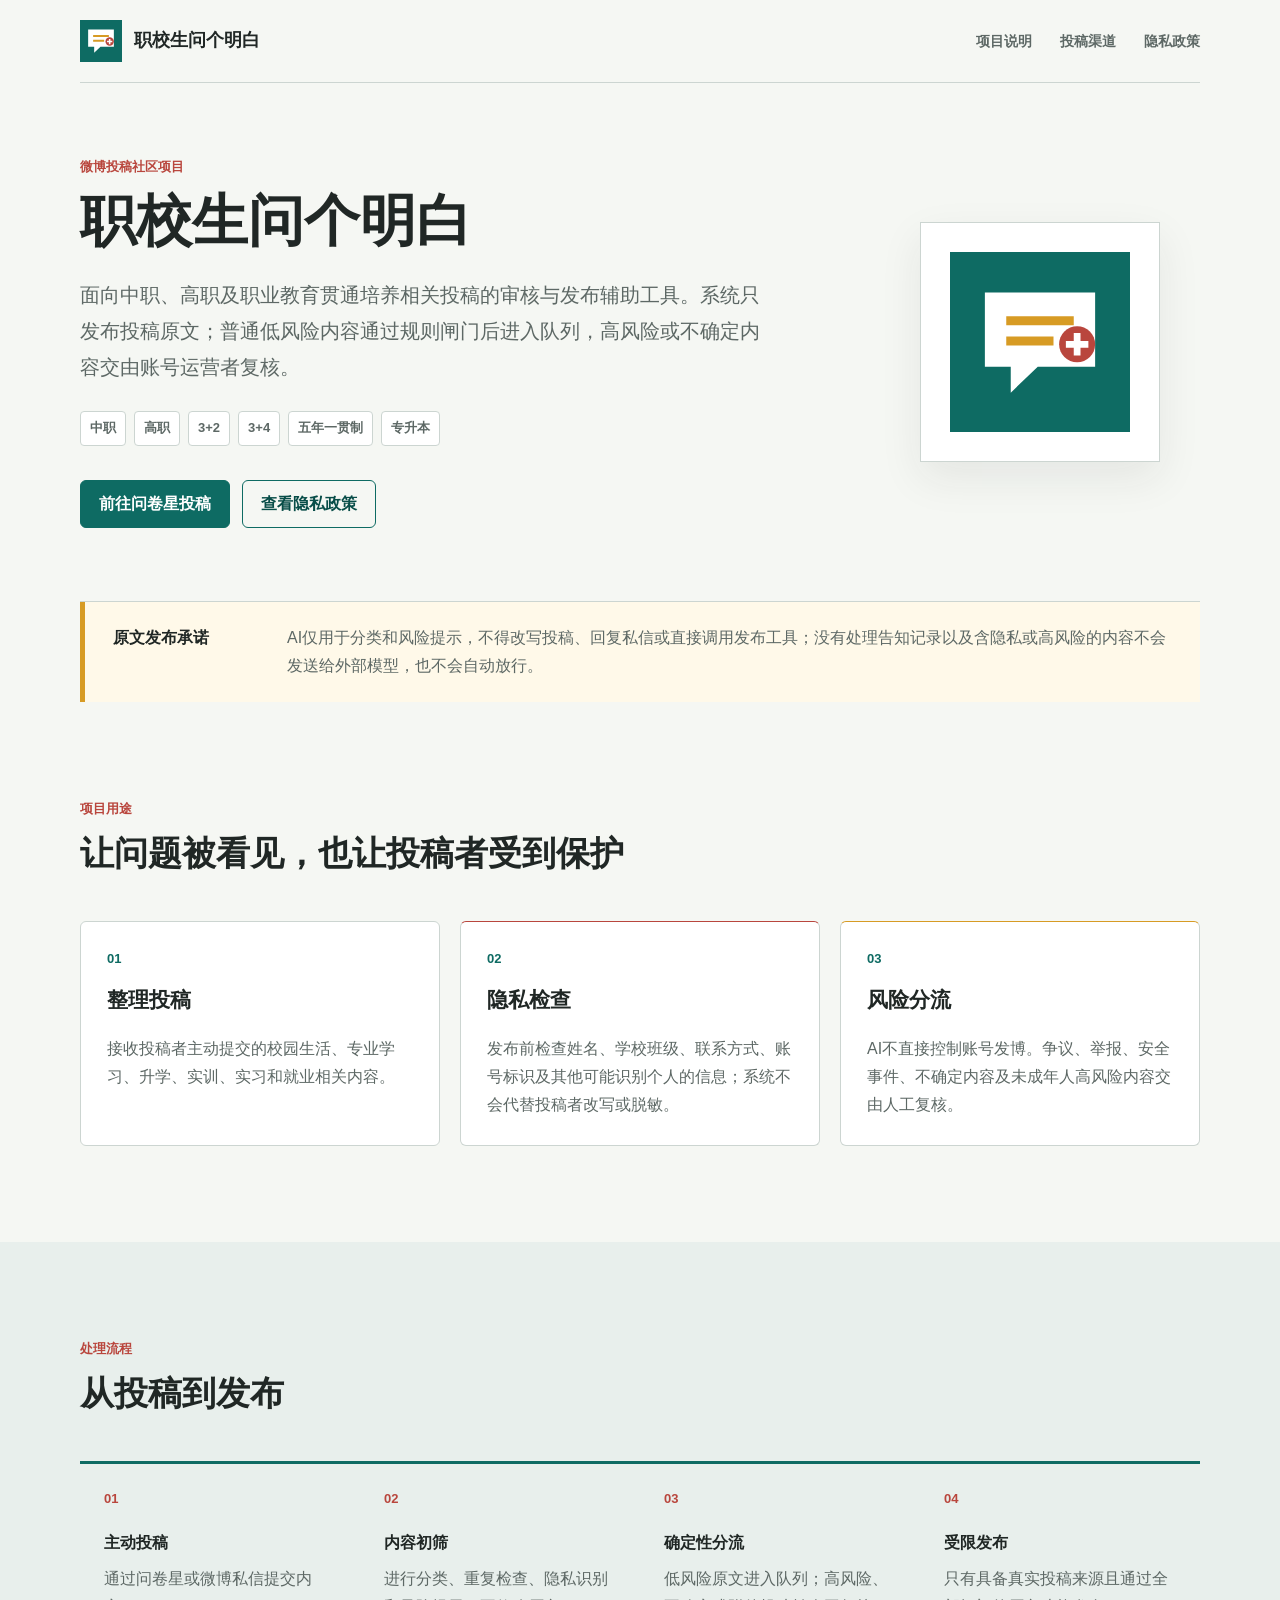
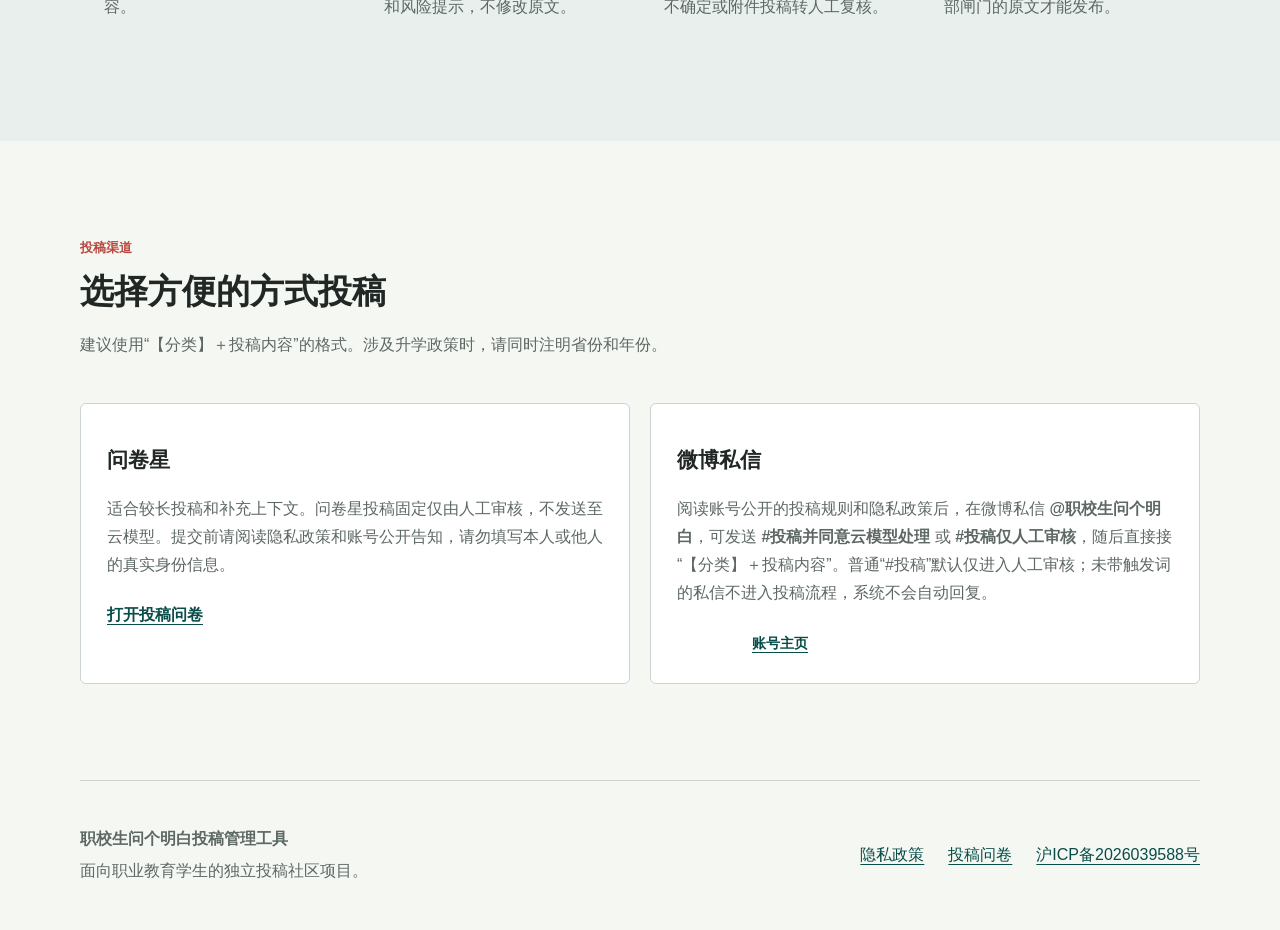
<file: index.html>
<!doctype html>
<html lang="zh-CN">
<head>
  <meta charset="utf-8">
  <meta name="viewport" content="width=device-width, initial-scale=1">
  <meta name="description" content="职校生问个明白投稿管理工具项目说明，面向中职、高职及职业教育贯通培养相关投稿。">
  <meta name="theme-color" content="#0e6b63">
  <link rel="canonical" href="https://zxsqa.top/">
  <title>职校生问个明白投稿管理工具</title>
  <link rel="icon" href="assets/mark.svg" type="image/svg+xml">
  <link rel="stylesheet" href="styles.css">
</head>
<body>
  <header class="site-header">
    <a class="brand" href="index.html" aria-label="职校生问个明白首页">
      <img src="assets/mark.svg" alt="" width="42" height="42">
      <span>职校生问个明白</span>
    </a>
    <nav aria-label="主要导航">
      <a href="#about">项目说明</a>
      <a href="#submit">投稿渠道</a>
      <a href="privacy.html">隐私政策</a>
    </nav>
  </header>

  <main>
    <section class="hero" aria-labelledby="page-title">
      <div class="hero-copy">
        <p class="eyebrow">微博投稿社区项目</p>
        <h1 id="page-title">职校生问个明白</h1>
        <p class="lead">面向中职、高职及职业教育贯通培养相关投稿的审核与发布辅助工具。系统只发布投稿原文；普通低风险内容通过规则闸门后进入队列，高风险或不确定内容交由账号运营者复核。</p>
        <div class="topic-list" aria-label="服务范围">
          <span>中职</span>
          <span>高职</span>
          <span>3+2</span>
          <span>3+4</span>
          <span>五年一贯制</span>
          <span>专升本</span>
        </div>
        <div class="actions">
          <a class="button primary" href="https://v.wjx.cn/vm/QZHc0Cf.aspx" rel="noopener noreferrer">前往问卷星投稿</a>
          <a class="button secondary" href="privacy.html">查看隐私政策</a>
        </div>
      </div>
      <div class="hero-mark" aria-hidden="true">
        <img src="assets/mark.svg" alt="" width="180" height="180">
      </div>
    </section>

    <div class="review-notice" role="note">
      <strong>原文发布承诺</strong>
      <span>AI仅用于分类和风险提示，不得改写投稿、回复私信或直接调用发布工具；没有处理告知记录以及含隐私或高风险的内容不会发送给外部模型，也不会自动放行。</span>
    </div>

    <section class="content-section" id="about" aria-labelledby="about-title">
      <div class="section-heading">
        <p class="eyebrow">项目用途</p>
        <h2 id="about-title">让问题被看见，也让投稿者受到保护</h2>
      </div>
      <div class="feature-grid">
        <article>
          <p class="feature-index">01</p>
          <h3>整理投稿</h3>
          <p>接收投稿者主动提交的校园生活、专业学习、升学、实训、实习和就业相关内容。</p>
        </article>
        <article>
          <p class="feature-index">02</p>
          <h3>隐私检查</h3>
          <p>发布前检查姓名、学校班级、联系方式、账号标识及其他可能识别个人的信息；系统不会代替投稿者改写或脱敏。</p>
        </article>
        <article>
          <p class="feature-index">03</p>
          <h3>风险分流</h3>
          <p>AI不直接控制账号发博。争议、举报、安全事件、不确定内容及未成年人高风险内容交由人工复核。</p>
        </article>
      </div>
    </section>

    <section class="process-section" aria-labelledby="process-title">
      <div class="section-heading">
        <p class="eyebrow">处理流程</p>
        <h2 id="process-title">从投稿到发布</h2>
      </div>
      <ol class="process-list">
        <li><strong>主动投稿</strong><span>通过问卷星或微博私信提交内容。</span></li>
        <li><strong>内容初筛</strong><span>进行分类、重复检查、隐私识别和风险提示，不修改原文。</span></li>
        <li><strong>确定性分流</strong><span>低风险原文进入队列；高风险、不确定或附件投稿转人工复核。</span></li>
        <li><strong>受限发布</strong><span>只有具备真实投稿来源且通过全部闸门的原文才能发布。</span></li>
      </ol>
    </section>

    <section class="content-section" id="submit" aria-labelledby="submit-title">
      <div class="section-heading">
        <p class="eyebrow">投稿渠道</p>
        <h2 id="submit-title">选择方便的方式投稿</h2>
        <p>建议使用“【分类】＋投稿内容”的格式。涉及升学政策时，请同时注明省份和年份。</p>
      </div>
      <div class="channel-grid">
        <article class="channel">
          <h3>问卷星</h3>
          <p>适合较长投稿和补充上下文。问卷星投稿固定仅由人工审核，不发送至云模型。提交前请阅读隐私政策和账号公开告知，请勿填写本人或他人的真实身份信息。</p>
          <a href="https://v.wjx.cn/vm/QZHc0Cf.aspx" rel="noopener noreferrer">打开投稿问卷</a>
        </article>
        <article class="channel">
          <h3>微博私信</h3>
          <p>阅读账号公开的投稿规则和隐私政策后，在微博私信 <strong>@职校生问个明白</strong>，可发送 <strong>#投稿并同意云模型处理</strong> 或 <strong>#投稿仅人工审核</strong>，随后直接接“【分类】＋投稿内容”。普通“#投稿”默认仅进入人工审核；未带触发词的私信不进入投稿流程，系统不会自动回复。</p>
          <div class="weibo-component" aria-label="职校生问个明白微博官方关注组件">
            <iframe
              src="https://widget.weibo.com/relationship/followbutton.php?btn=red&amp;style=1&amp;uid=9032148703&amp;width=63&amp;height=24&amp;language=zh_cn"
              title="关注职校生问个明白"
              width="63"
              height="24"
              scrolling="no"
              referrerpolicy="strict-origin-when-cross-origin"
            ></iframe>
            <a href="https://weibo.com/u/9032148703" rel="noopener noreferrer">账号主页</a>
          </div>
        </article>
      </div>
    </section>
  </main>

  <footer>
    <div>
      <strong>职校生问个明白投稿管理工具</strong>
      <p>面向职业教育学生的独立投稿社区项目。</p>
    </div>
    <div class="footer-links">
      <a href="privacy.html">隐私政策</a>
      <a href="https://v.wjx.cn/vm/QZHc0Cf.aspx" rel="noopener noreferrer">投稿问卷</a>
      <a href="https://beian.miit.gov.cn/" rel="noopener noreferrer">沪ICP备2026039588号</a>
    </div>
  </footer>
</body>
</html>
</file>
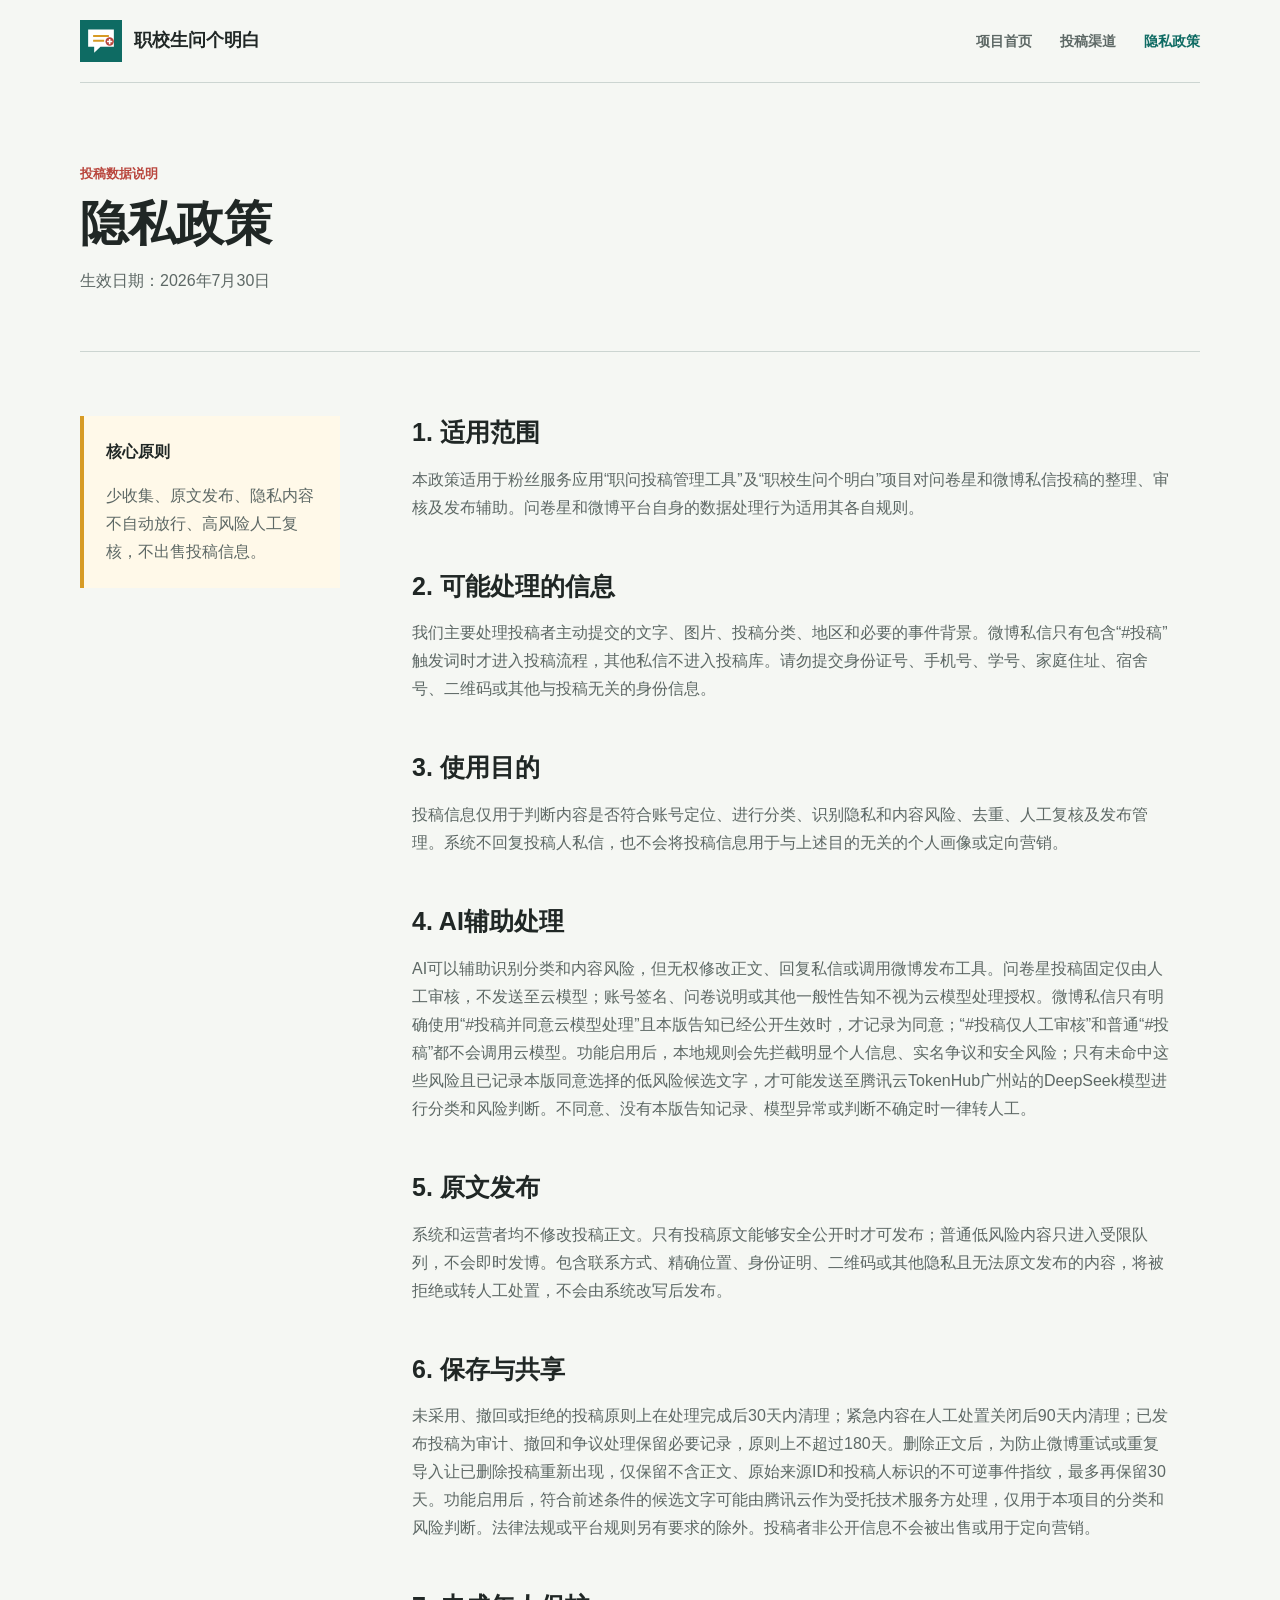
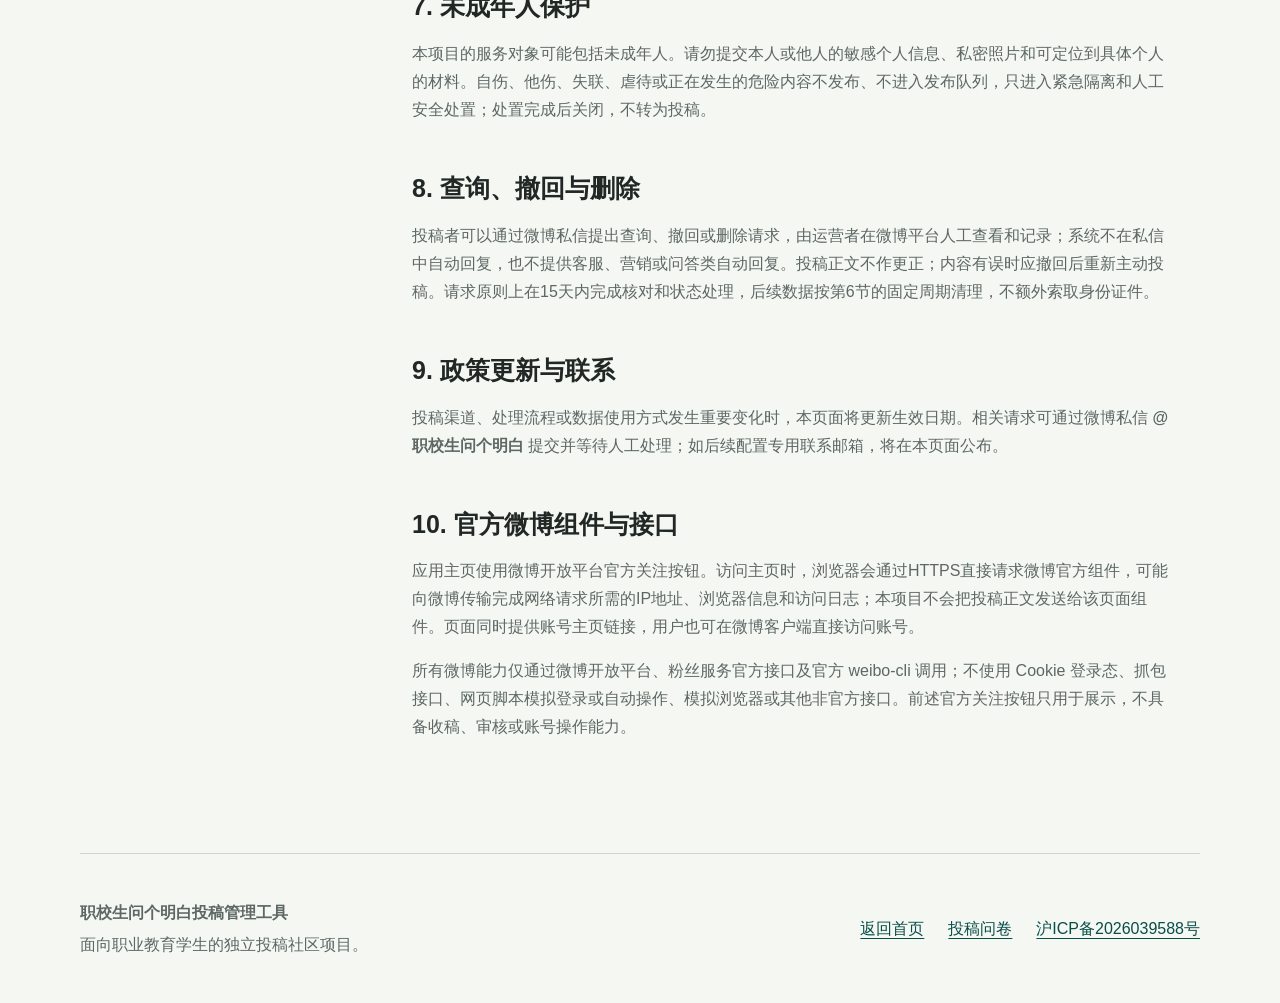
<file: privacy.html>
<!doctype html>
<html lang="zh-CN">
<head>
  <meta charset="utf-8">
  <meta name="viewport" content="width=device-width, initial-scale=1">
  <meta name="description" content="职校生问个明白投稿管理工具隐私政策。">
  <meta name="theme-color" content="#0e6b63">
  <link rel="canonical" href="https://zxsqa.top/privacy.html">
  <title>隐私政策｜职校生问个明白</title>
  <link rel="icon" href="assets/mark.svg" type="image/svg+xml">
  <link rel="stylesheet" href="styles.css">
</head>
<body>
  <header class="site-header">
    <a class="brand" href="index.html" aria-label="职校生问个明白首页">
      <img src="assets/mark.svg" alt="" width="42" height="42">
      <span>职校生问个明白</span>
    </a>
    <nav aria-label="主要导航">
      <a href="index.html">项目首页</a>
      <a href="index.html#submit">投稿渠道</a>
      <a aria-current="page" href="privacy.html">隐私政策</a>
    </nav>
  </header>

  <main class="policy-main">
    <header class="policy-header">
      <p class="eyebrow">投稿数据说明</p>
      <h1>隐私政策</h1>
      <p>生效日期：2026年7月30日</p>
    </header>

    <div class="policy-layout">
      <aside aria-label="政策摘要">
        <strong>核心原则</strong>
        <p>少收集、原文发布、隐私内容不自动放行、高风险人工复核，不出售投稿信息。</p>
      </aside>

      <article class="policy-content">
        <section>
          <h2>1. 适用范围</h2>
          <p>本政策适用于粉丝服务应用“职问投稿管理工具”及“职校生问个明白”项目对问卷星和微博私信投稿的整理、审核及发布辅助。问卷星和微博平台自身的数据处理行为适用其各自规则。</p>
        </section>

        <section>
          <h2>2. 可能处理的信息</h2>
          <p>我们主要处理投稿者主动提交的文字、图片、投稿分类、地区和必要的事件背景。微博私信只有包含“#投稿”触发词时才进入投稿流程，其他私信不进入投稿库。请勿提交身份证号、手机号、学号、家庭住址、宿舍号、二维码或其他与投稿无关的身份信息。</p>
        </section>

        <section>
          <h2>3. 使用目的</h2>
          <p>投稿信息仅用于判断内容是否符合账号定位、进行分类、识别隐私和内容风险、去重、人工复核及发布管理。系统不回复投稿人私信，也不会将投稿信息用于与上述目的无关的个人画像或定向营销。</p>
        </section>

        <section>
          <h2>4. AI辅助处理</h2>
          <p>AI可以辅助识别分类和内容风险，但无权修改正文、回复私信或调用微博发布工具。问卷星投稿固定仅由人工审核，不发送至云模型；账号签名、问卷说明或其他一般性告知不视为云模型处理授权。微博私信只有明确使用“#投稿并同意云模型处理”且本版告知已经公开生效时，才记录为同意；“#投稿仅人工审核”和普通“#投稿”都不会调用云模型。功能启用后，本地规则会先拦截明显个人信息、实名争议和安全风险；只有未命中这些风险且已记录本版同意选择的低风险候选文字，才可能发送至腾讯云TokenHub广州站的DeepSeek模型进行分类和风险判断。不同意、没有本版告知记录、模型异常或判断不确定时一律转人工。</p>
        </section>

        <section>
          <h2>5. 原文发布</h2>
          <p>系统和运营者均不修改投稿正文。只有投稿原文能够安全公开时才可发布；普通低风险内容只进入受限队列，不会即时发博。包含联系方式、精确位置、身份证明、二维码或其他隐私且无法原文发布的内容，将被拒绝或转人工处置，不会由系统改写后发布。</p>
        </section>

        <section>
          <h2>6. 保存与共享</h2>
          <p>未采用、撤回或拒绝的投稿原则上在处理完成后30天内清理；紧急内容在人工处置关闭后90天内清理；已发布投稿为审计、撤回和争议处理保留必要记录，原则上不超过180天。删除正文后，为防止微博重试或重复导入让已删除投稿重新出现，仅保留不含正文、原始来源ID和投稿人标识的不可逆事件指纹，最多再保留30天。功能启用后，符合前述条件的候选文字可能由腾讯云作为受托技术服务方处理，仅用于本项目的分类和风险判断。法律法规或平台规则另有要求的除外。投稿者非公开信息不会被出售或用于定向营销。</p>
        </section>

        <section>
          <h2>7. 未成年人保护</h2>
          <p>本项目的服务对象可能包括未成年人。请勿提交本人或他人的敏感个人信息、私密照片和可定位到具体个人的材料。自伤、他伤、失联、虐待或正在发生的危险内容不发布、不进入发布队列，只进入紧急隔离和人工安全处置；处置完成后关闭，不转为投稿。</p>
        </section>

        <section>
          <h2>8. 查询、撤回与删除</h2>
          <p>投稿者可以通过微博私信提出查询、撤回或删除请求，由运营者在微博平台人工查看和记录；系统不在私信中自动回复，也不提供客服、营销或问答类自动回复。投稿正文不作更正；内容有误时应撤回后重新主动投稿。请求原则上在15天内完成核对和状态处理，后续数据按第6节的固定周期清理，不额外索取身份证件。</p>
        </section>

        <section>
          <h2>9. 政策更新与联系</h2>
          <p>投稿渠道、处理流程或数据使用方式发生重要变化时，本页面将更新生效日期。相关请求可通过微博私信 <strong>@职校生问个明白</strong> 提交并等待人工处理；如后续配置专用联系邮箱，将在本页面公布。</p>
        </section>

        <section>
          <h2>10. 官方微博组件与接口</h2>
          <p>应用主页使用微博开放平台官方关注按钮。访问主页时，浏览器会通过HTTPS直接请求微博官方组件，可能向微博传输完成网络请求所需的IP地址、浏览器信息和访问日志；本项目不会把投稿正文发送给该页面组件。页面同时提供账号主页链接，用户也可在微博客户端直接访问账号。</p>
          <p>所有微博能力仅通过微博开放平台、粉丝服务官方接口及官方 weibo-cli 调用；不使用 Cookie 登录态、抓包接口、网页脚本模拟登录或自动操作、模拟浏览器或其他非官方接口。前述官方关注按钮只用于展示，不具备收稿、审核或账号操作能力。</p>
        </section>
      </article>
    </div>
  </main>

  <footer>
    <div>
      <strong>职校生问个明白投稿管理工具</strong>
      <p>面向职业教育学生的独立投稿社区项目。</p>
    </div>
    <div class="footer-links">
      <a href="index.html">返回首页</a>
      <a href="https://v.wjx.cn/vm/QZHc0Cf.aspx" rel="noopener noreferrer">投稿问卷</a>
      <a href="https://beian.miit.gov.cn/" rel="noopener noreferrer">沪ICP备2026039588号</a>
    </div>
  </footer>
</body>
</html>
</file>
<file: styles.css>
:root {
  color-scheme: light;
  --bg: #f5f7f3;
  --surface: #ffffff;
  --ink: #202725;
  --muted: #5d6865;
  --line: #ccd5d1;
  --teal: #0e6b63;
  --teal-dark: #084d48;
  --red: #b9463d;
  --yellow: #d79b24;
  --shadow: 0 16px 40px rgba(32, 39, 37, 0.08);
}

* {
  box-sizing: border-box;
}

html {
  scroll-behavior: smooth;
}

body {
  margin: 0;
  background: var(--bg);
  color: var(--ink);
  font-family: "Microsoft YaHei", "PingFang SC", "Noto Sans CJK SC", Arial, sans-serif;
  font-size: 16px;
  line-height: 1.75;
  letter-spacing: 0;
}

a {
  color: var(--teal-dark);
  text-underline-offset: 4px;
}

a:focus-visible {
  outline: 3px solid var(--yellow);
  outline-offset: 4px;
}

.site-header,
main,
footer {
  width: min(1120px, calc(100% - 48px));
  margin-inline: auto;
}

.site-header {
  min-height: 82px;
  display: flex;
  align-items: center;
  justify-content: space-between;
  gap: 32px;
}

.brand {
  display: inline-flex;
  align-items: center;
  gap: 12px;
  color: var(--ink);
  font-size: 18px;
  font-weight: 700;
  text-decoration: none;
  white-space: nowrap;
}

.brand img {
  flex: 0 0 auto;
}

nav {
  display: flex;
  gap: 28px;
}

nav a {
  color: var(--muted);
  font-size: 14px;
  font-weight: 700;
  text-decoration: none;
}

nav a:hover,
nav a[aria-current="page"] {
  color: var(--teal);
}

.hero {
  min-height: 520px;
  display: grid;
  grid-template-columns: minmax(0, 1fr) 280px;
  align-items: center;
  gap: 72px;
  border-top: 1px solid var(--line);
  border-bottom: 1px solid var(--line);
}

.hero-copy {
  max-width: 720px;
}

.eyebrow {
  margin: 0 0 10px;
  color: var(--red);
  font-size: 13px;
  font-weight: 800;
}

h1,
h2,
h3,
p {
  letter-spacing: 0;
}

h1 {
  margin: 0;
  font-size: 56px;
  line-height: 1.15;
}

.lead {
  max-width: 680px;
  margin: 24px 0 0;
  color: var(--muted);
  font-size: 20px;
  line-height: 1.8;
}

.topic-list {
  display: flex;
  flex-wrap: wrap;
  gap: 8px;
  margin-top: 26px;
}

.topic-list span {
  padding: 5px 9px;
  border: 1px solid var(--line);
  border-radius: 4px;
  background: var(--surface);
  color: var(--muted);
  font-size: 13px;
  font-weight: 700;
}

.actions {
  display: flex;
  flex-wrap: wrap;
  gap: 12px;
  margin-top: 34px;
}

.button {
  display: inline-flex;
  min-height: 46px;
  align-items: center;
  justify-content: center;
  padding: 9px 18px;
  border: 1px solid var(--teal);
  border-radius: 6px;
  font-weight: 800;
  text-decoration: none;
}

.button.primary {
  background: var(--teal);
  color: #ffffff;
}

.button.primary:hover {
  background: var(--teal-dark);
}

.button.secondary {
  background: transparent;
  color: var(--teal-dark);
}

.hero-mark {
  display: grid;
  width: 240px;
  height: 240px;
  place-items: center;
  border: 1px solid var(--line);
  background: var(--surface);
  box-shadow: var(--shadow);
}

.review-notice {
  display: grid;
  grid-template-columns: 150px minmax(0, 1fr);
  gap: 24px;
  padding: 22px 28px;
  border-left: 5px solid var(--yellow);
  background: #fff9e9;
}

.review-notice span {
  color: var(--muted);
}

.content-section,
.process-section {
  padding: 96px 0;
}

.process-section {
  width: 100vw;
  margin-left: calc(50% - 50vw);
  padding-inline: max(24px, calc((100vw - 1120px) / 2));
  background: #e8efec;
}

.section-heading {
  max-width: 720px;
  margin-bottom: 44px;
}

.section-heading h2,
.policy-content h2 {
  margin: 0;
  font-size: 34px;
  line-height: 1.35;
}

.section-heading > p:last-child {
  color: var(--muted);
}

.feature-grid,
.channel-grid {
  display: grid;
  grid-template-columns: repeat(3, minmax(0, 1fr));
  gap: 20px;
}

.feature-grid article,
.channel {
  min-width: 0;
  padding: 26px;
  border: 1px solid var(--line);
  border-radius: 6px;
  background: var(--surface);
}

.feature-grid article:nth-child(2) {
  border-top-color: var(--red);
}

.feature-grid article:nth-child(3) {
  border-top-color: var(--yellow);
}

.feature-index {
  margin: 0;
  color: var(--teal);
  font-size: 13px;
  font-weight: 800;
}

.feature-grid h3,
.channel h3 {
  margin: 12px 0 8px;
  font-size: 21px;
}

.feature-grid p:last-child,
.channel p {
  margin-bottom: 0;
  color: var(--muted);
}

.process-list {
  display: grid;
  grid-template-columns: repeat(4, minmax(0, 1fr));
  gap: 0;
  margin: 0;
  padding: 0;
  counter-reset: steps;
  list-style: none;
}

.process-list li {
  min-width: 0;
  padding: 24px;
  border-top: 3px solid var(--teal);
  counter-increment: steps;
}

.process-list li::before {
  content: "0" counter(steps);
  display: block;
  margin-bottom: 18px;
  color: var(--red);
  font-size: 13px;
  font-weight: 800;
}

.process-list strong,
.process-list span {
  display: block;
}

.process-list span {
  margin-top: 8px;
  color: var(--muted);
}

.channel-grid {
  grid-template-columns: repeat(2, minmax(0, 1fr));
}

.channel a,
.text-link {
  display: inline-block;
  margin-top: 22px;
  color: var(--teal-dark);
  font-weight: 800;
}

.weibo-component {
  display: flex;
  width: 100%;
  min-height: 28px;
  align-items: center;
  gap: 12px;
  margin-top: 22px;
}

.weibo-component iframe {
  width: 63px;
  height: 24px;
  flex: 0 0 63px;
  border: 0;
}

.weibo-component a {
  margin-top: 0;
  font-size: 14px;
}

footer {
  display: flex;
  min-height: 150px;
  align-items: center;
  justify-content: space-between;
  gap: 24px;
  border-top: 1px solid var(--line);
  color: var(--muted);
}

footer p {
  margin: 4px 0 0;
}

.footer-links {
  display: flex;
  flex-wrap: wrap;
  gap: 24px;
  justify-content: flex-end;
}

.policy-main {
  padding-bottom: 96px;
}

.policy-header {
  padding: 80px 0 56px;
  border-top: 1px solid var(--line);
  border-bottom: 1px solid var(--line);
}

.policy-header h1 {
  font-size: 48px;
}

.policy-header > p:last-child {
  margin-bottom: 0;
  color: var(--muted);
}

.policy-layout {
  display: grid;
  grid-template-columns: 260px minmax(0, 1fr);
  gap: 72px;
  padding-top: 64px;
}

.policy-layout aside {
  align-self: start;
  padding: 22px;
  border-left: 4px solid var(--yellow);
  background: #fff9e9;
}

.policy-layout aside p {
  margin-bottom: 0;
  color: var(--muted);
}

.policy-content {
  min-width: 0;
  max-width: 760px;
}

.policy-content section + section {
  margin-top: 48px;
}

.policy-content h2 {
  font-size: 25px;
}

.policy-content p {
  color: var(--muted);
}

@media (max-width: 820px) {
  .site-header {
    align-items: flex-start;
    flex-direction: column;
    padding-block: 18px;
  }

  nav {
    width: 100%;
    gap: 20px;
    overflow-x: auto;
  }

  nav a {
    white-space: nowrap;
  }

  .hero {
    grid-template-columns: 1fr;
    gap: 30px;
    padding: 72px 0;
  }

  .hero-mark {
    width: 160px;
    height: 160px;
  }

  .hero-mark img {
    width: 116px;
    height: 116px;
  }

  h1 {
    font-size: 44px;
  }

  .lead {
    font-size: 18px;
  }

  .feature-grid,
  .process-list {
    grid-template-columns: repeat(2, minmax(0, 1fr));
  }

  .policy-layout {
    grid-template-columns: 1fr;
    gap: 36px;
  }
}

@media (max-width: 560px) {
  .site-header,
  main,
  footer {
    width: min(100% - 32px, 1120px);
  }

  .brand {
    font-size: 16px;
  }

  nav {
    gap: 16px;
  }

  .hero {
    min-height: 0;
    padding: 56px 0;
  }

  h1,
  .policy-header h1 {
    font-size: 36px;
  }

  .section-heading h2 {
    font-size: 29px;
  }

  .hero-mark {
    display: none;
  }

  .actions,
  .button {
    width: 100%;
  }

  .review-notice,
  .feature-grid,
  .process-list,
  .channel-grid {
    grid-template-columns: 1fr;
  }

  .review-notice {
    gap: 6px;
    padding: 20px;
  }

  .content-section,
  .process-section {
    padding-block: 72px;
  }

  .feature-grid article,
  .channel,
  .process-list li {
    padding: 22px;
  }

  footer {
    align-items: flex-start;
    flex-direction: column;
    padding: 32px 0;
  }

  .footer-links {
    gap: 12px 20px;
    justify-content: flex-start;
  }
}

@media (prefers-reduced-motion: reduce) {
  html {
    scroll-behavior: auto;
  }
}
</file>
